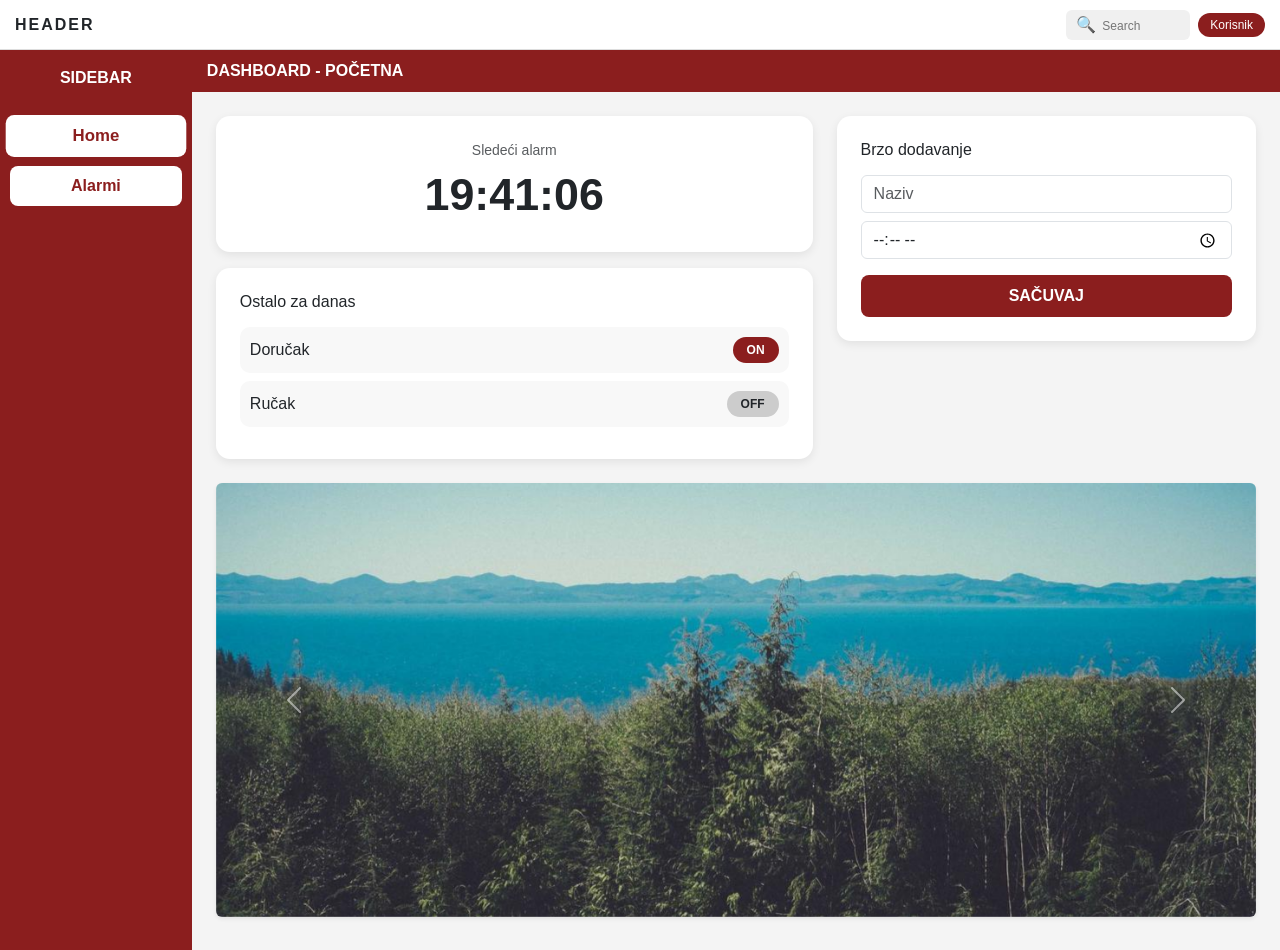
<file: index.html>
<!DOCTYPE html>
<html lang="sr">
<head>
    <meta charset="UTF-8">
    <meta name="viewport" content="width=device-width, initial-scale=1.0">
    <title>Početna - Dashboard</title>
    <link href="https://cdn.jsdelivr.net/npm/bootstrap@5.3.1/dist/css/bootstrap.min.css" rel="stylesheet">
    <link rel="stylesheet" href="style.css">
</head>
<body>

    <div class="top-header">
        <span style="font-weight:700; letter-spacing:2px;">HEADER</span>
        <div class="d-flex gap-2 align-items-center">
            <div style="background:#f0f0f0; border-radius:6px; padding:3px 10px;">
                🔍 <input style="border:none; background:none; outline:none; width:80px; font-size:12px;" placeholder="Search">
            </div>
            <span style="background:#8B1E1E; color:white; padding:3px 12px; border-radius:20px; font-size:12px;">Korisnik</span>
        </div>
    </div>

    <div class="d-flex main-wrapper">
        <div class="sidebar">
            <div class="text-white text-center py-3 fw-bold">SIDEBAR</div>
            <a href="index.html" class="nav-item active">Home</a>
            <a href="alarmi.html" class="nav-item">Alarmi</a>
        </div>

        <div class="flex-grow-1">
            <div style="background:#8B1E1E; color:white; padding:9px 15px; font-weight:700;">DASHBOARD - POČETNA</div>
            <div class="p-4">
                
                <div class="row g-4 mb-4">
                    <div class="col-lg-7 col-12">
                        <div class="card p-4 text-center">
                            <small class="text-muted">Sledeći alarm</small>
                            <div id="clock">--:--:--</div>
                        </div>
                        <div class="card p-4 mt-3">
                            <h6 class="mb-3">Ostalo za danas</h6>
                            <div class="alarm-row"><span>Doručak</span> <span class="pill-on">ON</span></div>
                            <div class="alarm-row"><span>Ručak</span> <span class="pill-off">OFF</span></div>
                        </div>
                    </div>
                    <div class="col-lg-5 col-12">
                        <div class="card p-4">
                            <h6 class="mb-3">Brzo dodavanje</h6>
                            <input class="form-control mb-2" placeholder="Naziv">
                            <input type="time" class="form-control mb-3">
                            <button class="btn-red">SAČUVAJ</button>
                        </div>
                    </div>
                </div>

                <div id="mojKarusel" class="carousel slide shadow-sm rounded" data-bs-ride="carousel">
                    <div class="carousel-inner rounded">
                        <div class="carousel-item active">
                            <picture>
                                <source media="(max-width: 768px)" srcset="mala1.jpg">
                                <img src="velika1.jpg" class="d-block w-100" alt="Slika 1">
                            </picture>
                        </div>
                        <div class="carousel-item">
                            <picture>
                                <source media="(max-width: 768px)" srcset="mala2.jpg">
                                <img src="velika2.jpg" class="d-block w-100" alt="Slika 2">
                            </picture>
                        </div>
                        <div class="carousel-item">
                            <picture>
                                <source media="(max-width: 768px)" srcset="mala3.jpg">
                                <img src="velika3.jpg" class="d-block w-100" alt="Slika 3">
                            </picture>
                        </div>
                        <div class="carousel-item">
                            <picture>
                                <source media="(max-width: 768px)" srcset="mala4.jpg">
                                <img src="velika4.jpg" class="d-block w-100" alt="Slika 4">
                            </picture>
                        </div>
                        <div class="carousel-item">
                            <picture>
                                <source media="(max-width: 768px)" srcset="mala5.jpg">
                                <img src="velika5.jpg" class="d-block w-100" alt="Slika 5">
                            </picture>
                        </div>
                        <div class="carousel-item">
                            <picture>
                                <source media="(max-width: 768px)" srcset="mala6.jpg">
                                <img src="velika6.jpg" class="d-block w-100" alt="Slika 6">
                            </picture>
                        </div>
                        <div class="carousel-item">
                            <picture>
                                <source media="(max-width: 768px)" srcset="mala7.jpg">
                                <img src="velika7.jpg" class="d-block w-100" alt="Slika 7">
                            </picture>
                        </div>
                        <div class="carousel-item">
                            <picture>
                                <source media="(max-width: 768px)" srcset="mala8.jpg">
                                <img src="velika8.jpg" class="d-block w-100" alt="Slika 8">
                            </picture>
                        </div>
                        <div class="carousel-item">
                            <picture>
                                <source media="(max-width: 768px)" srcset="mala9.jpg">
                                <img src="velika9.jpg" class="d-block w-100" alt="Slika 9">
                            </picture>
                        </div>
                        <div class="carousel-item">
                            <picture>
                                <source media="(max-width: 768px)" srcset="mala10.jpg">
                                <img src="velika10.jpg" class="d-block w-100" alt="Slika 10">
                            </picture>
                        </div>
                    </div>
                    <button class="carousel-control-prev" type="button" data-bs-target="#mojKarusel" data-bs-slide="prev">
                        <span class="carousel-control-prev-icon" aria-hidden="true"></span>
                        <span class="visually-hidden">Prethodna</span>
                    </button>
                    <button class="carousel-control-next" type="button" data-bs-target="#mojKarusel" data-bs-slide="next">
                        <span class="carousel-control-next-icon" aria-hidden="true"></span>
                        <span class="visually-hidden">Sledeća</span>
                    </button>
                </div>

            </div>
        </div>
    </div>

    <script src="https://cdn.jsdelivr.net/npm/bootstrap@5.3.1/dist/js/bootstrap.bundle.min.js"></script>
    <script>
        function updateClock() {
            const clockEl = document.getElementById('clock');
            if(clockEl) clockEl.textContent = new Date().toLocaleTimeString('sr-RS');
        }
        setInterval(updateClock, 1000);
        updateClock();
    </script>
</body>
</html>
</file>
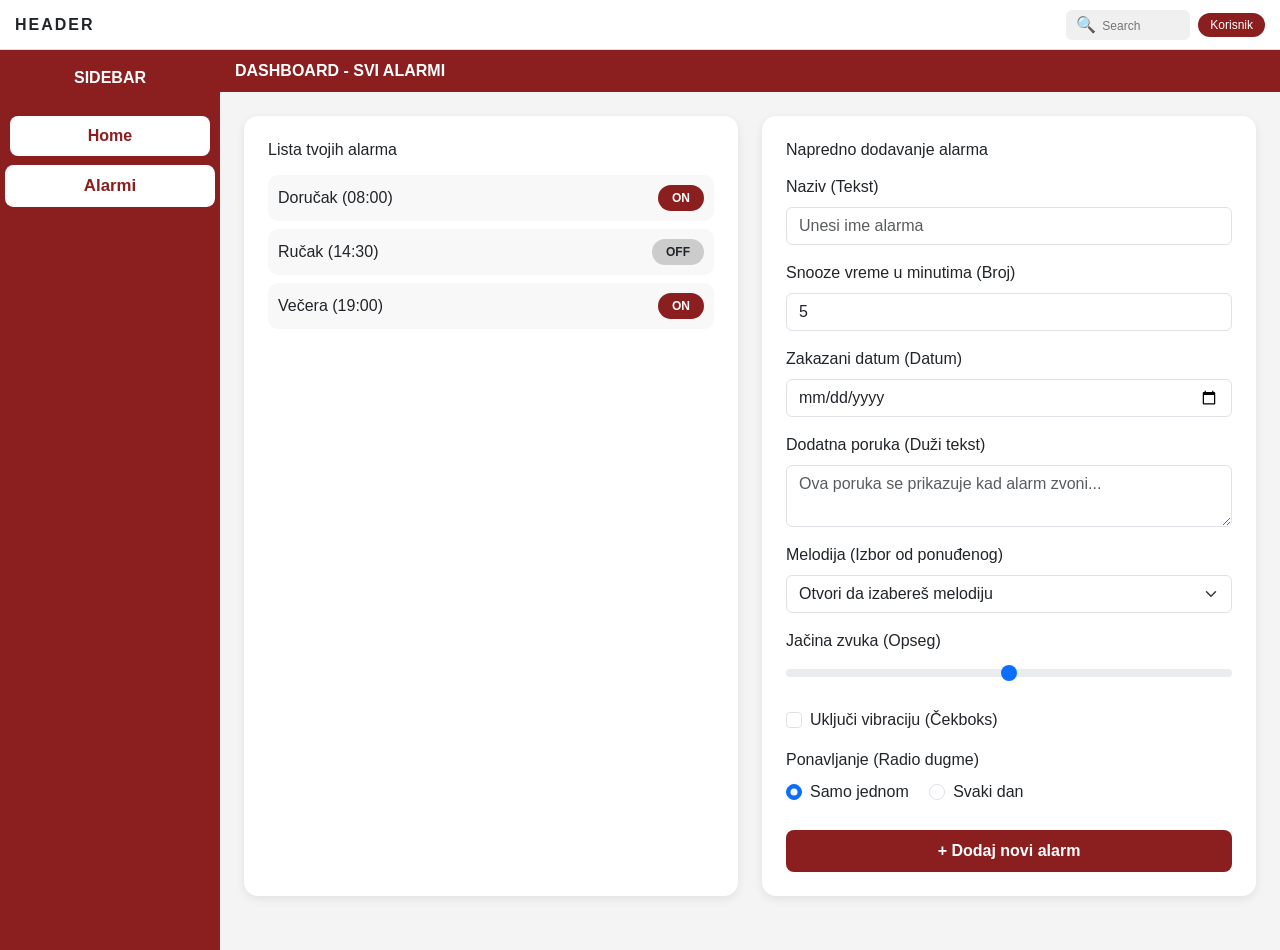
<file: alarmi.html>
<!DOCTYPE html>
<html lang="sr">
<head>
    <meta charset="UTF-8">
    <meta name="viewport" content="width=device-width, initial-scale=1.0">
    <title>Alarmi - Dashboard</title>
    <link href="https://cdn.jsdelivr.net/npm/bootstrap@5.3.1/dist/css/bootstrap.min.css" rel="stylesheet">
    <link rel="stylesheet" href="style.css">
</head>
<body>

    <div class="top-header">
        <span style="font-weight:700; letter-spacing:2px;">HEADER</span>
        <div class="d-flex gap-2 align-items-center">
            <div style="background:#f0f0f0; border-radius:6px; padding:3px 10px;">
                🔍 <input style="border:none; background:none; outline:none; width:80px; font-size:12px;" placeholder="Search">
            </div>
            <span style="background:#8B1E1E; color:white; padding:3px 12px; border-radius:20px; font-size:12px;">Korisnik</span>
        </div>
    </div>

    <div class="d-flex main-wrapper">
        <div class="sidebar">
            <div class="text-white text-center py-3 fw-bold">SIDEBAR</div>
            <a href="index.html" class="nav-item">Home</a>
            <a href="alarmi.html" class="nav-item active">Alarmi</a>
        </div>

        <div class="flex-grow-1">
            <div style="background:#8B1E1E; color:white; padding:9px 15px; font-weight:700;">DASHBOARD - SVI ALARMI</div>
            <div class="p-4">
                
                <div class="row">
                    <div class="col-lg-6 mb-4">
                        <div class="card p-4 h-100">
                            <h6 class="mb-3">Lista tvojih alarma</h6>
                            <div class="alarm-row"><span>Doručak (08:00)</span> <span class="pill-on">ON</span></div>
                            <div class="alarm-row"><span>Ručak (14:30)</span> <span class="pill-off">OFF</span></div>
                            <div class="alarm-row"><span>Večera (19:00)</span> <span class="pill-on">ON</span></div>
                        </div>
                    </div>

                    <div class="col-lg-6 mb-4">
                        <div class="card p-4">
                            <h6 class="mb-3 d-flex justify-content-between align-items-center">
                                Napredno dodavanje alarma
                            </h6>
                            <form>
                                <div class="mb-3">
                                    <label class="form-label">Naziv (Tekst)</label>
                                    <input type="text" class="form-control" placeholder="Unesi ime alarma">
                                </div>
                                <div class="mb-3">
                                    <label class="form-label">Snooze vreme u minutima (Broj)</label>
                                    <input type="number" class="form-control" min="1" max="60" value="5">
                                </div>
                                <div class="mb-3">
                                    <label class="form-label">Zakazani datum (Datum)</label>
                                    <input type="date" class="form-control">
                                </div>
                                <div class="mb-3">
                                    <label class="form-label">Dodatna poruka (Duži tekst)</label>
                                    <textarea class="form-control" rows="2" placeholder="Ova poruka se prikazuje kad alarm zvoni..."></textarea>
                                </div>
                                <div class="mb-3">
                                    <label class="form-label">Melodija (Izbor od ponuđenog)</label>
                                    <select class="form-select">
                                        <option selected>Otvori da izabereš melodiju</option>
                                        <option value="1">Jutarnji petlić</option>
                                        <option value="2">Klasika - Betoven</option>
                                        <option value="3">Digitalno zvono</option>
                                    </select>
                                </div>
                                <div class="mb-3">
                                    <label class="form-label">Jačina zvuka (Opseg)</label>
                                    <input type="range" class="form-range" min="0" max="100" id="jacinaZvuka">
                                </div>
                                <div class="form-check mb-3">
                                    <input class="form-check-input" type="checkbox" id="vibracijaCheck">
                                    <label class="form-check-label" for="vibracijaCheck">
                                        Uključi vibraciju (Čekboks)
                                    </label>
                                </div>
                                <div class="mb-4">
                                    <label class="form-label d-block">Ponavljanje (Radio dugme)</label>
                                    <div class="form-check form-check-inline">
                                        <input class="form-check-input" type="radio" name="ponavljanje" id="radioJednom" value="jednom" checked>
                                        <label class="form-check-label" for="radioJednom">Samo jednom</label>
                                    </div>
                                    <div class="form-check form-check-inline">
                                        <input class="form-check-input" type="radio" name="ponavljanje" id="radioSvakiDan" value="svakidan">
                                        <label class="form-check-label" for="radioSvakiDan">Svaki dan</label>
                                    </div>
                                </div>

                                <button type="button" class="btn btn-red w-100">+ Dodaj novi alarm</button>
                            </form>
                        </div>
                    </div>
                </div>

            </div>
        </div>
    </div>

    <script src="https://cdn.jsdelivr.net/npm/bootstrap@5.3.1/dist/js/bootstrap.bundle.min.js"></script>
</body>
</html>
</file>
<file: style.css>
body {
    background: #f4f4f4;
    font-family: 'Segoe UI', Tahoma, Geneva, Verdana, sans-serif;
    margin: 0;
}

.top-header {
    height: 50px;
    background: white;
    display: flex;
    align-items: center;
    justify-content: space-between;
    padding: 0 15px;
    border-bottom: 1px solid #ddd;
}

.sidebar {
    width: 220px;
    background: #8B1E1E;
    min-height: 100vh;
}

.nav-item {
    display: block;
    background: white;
    color: #8B1E1E;
    margin: 10px;
    padding: 8px;
    border-radius: 8px;
    text-align: center;
    cursor: pointer;
    font-weight: 600;
    text-decoration: none;
    transition: 0.2s;
}

.nav-item:hover {
    background: #eeeeee;
    color: #8B1E1E;
}

.nav-item.active {
    transform: scale(1.05);
}

.card {
    border: none;
    border-radius: 14px;
    box-shadow: 0 3px 10px rgba(0,0,0,0.08);
    background: white;
}

.alarm-row {
    background: #f8f8f8;
    padding: 10px;
    border-radius: 10px;
    display: flex;
    justify-content: space-between;
    align-items: center;
    margin-bottom: 8px;
}

.pill-on {
    background: #8B1E1E;
    color: white;
    padding: 4px 14px;
    border-radius: 20px;
    font-size: 12px;
    font-weight: 700;
}

.pill-off {
    background: #cccccc;
    padding: 4px 14px;
    border-radius: 20px;
    font-size: 12px;
    font-weight: 700;
}

.btn-red {
    background: #8B1E1E;
    color: white;
    border: none;
    border-radius: 8px;
    padding: 9px;
    width: 100%;
    cursor: pointer;
    font-weight: 600;
}

#clock {
    font-size: 2.8rem;
    font-weight: 700;
}

@media (max-width: 768px) {
    .sidebar {
        width: 100%;
        min-height: auto;
    }
    .main-wrapper {
        flex-direction: column;
    }
}
</file>
